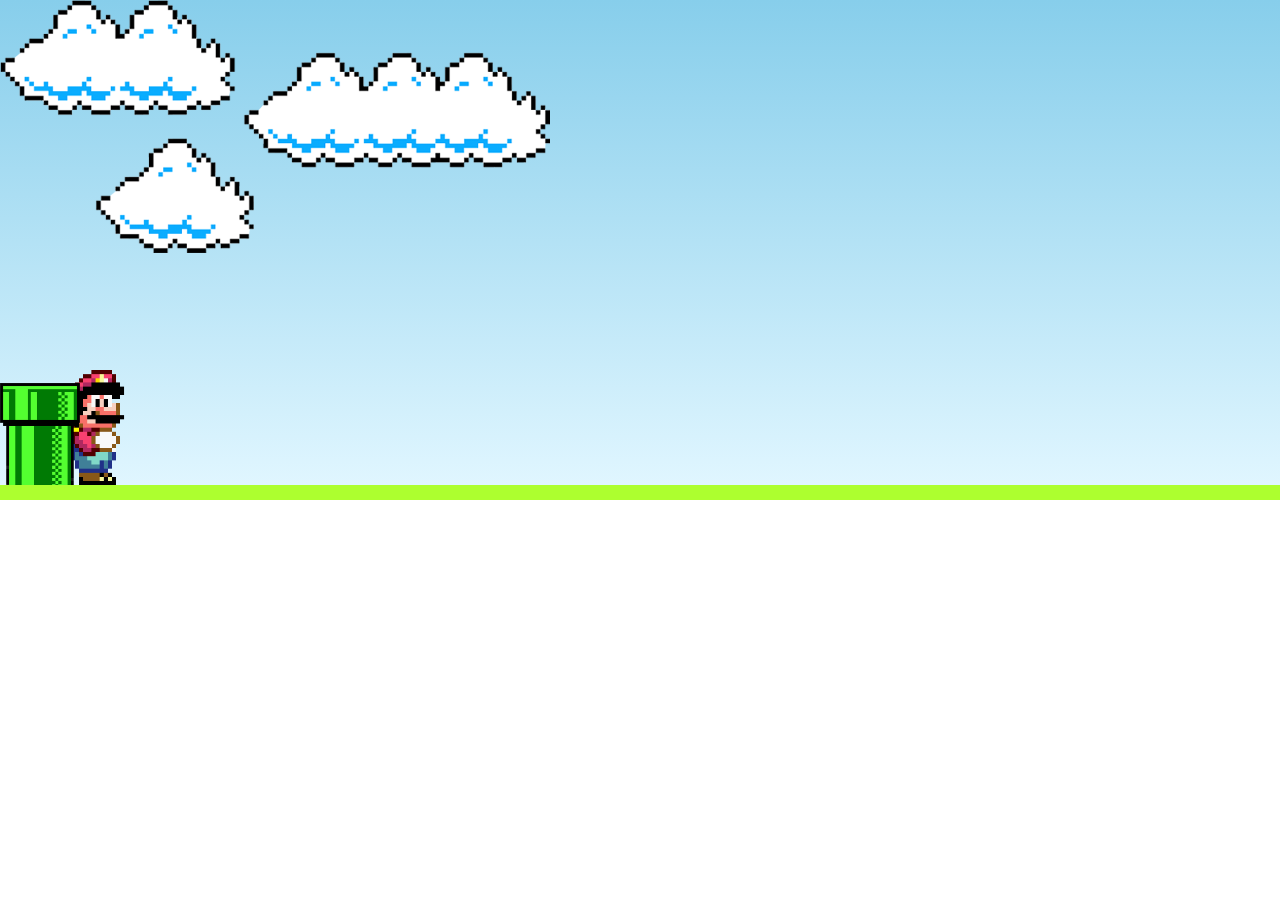
<file: index.html>
<!DOCTYPE html>
<html lang="pt-br">
<head>
    <meta charset="UTF-8">
    <meta http-equiv="X-UA-Compatible" content="IE=edge">

    <link rel="stylesheet" href="./css/style.css">
    <script src="./js/script.js" defer></script>
    <title>Mario Jump</title>
</head>
<body>
    <div class="game-board">
        <img src="imagens/mario.gif" alt="mario" class="mario">
        <img src="imagens/pipe.png" alt="tubo do mario png" class="pipe">
        <img src="imagens/clouds.png" class="clouds">

    </div>
</body>
</html>
</file>
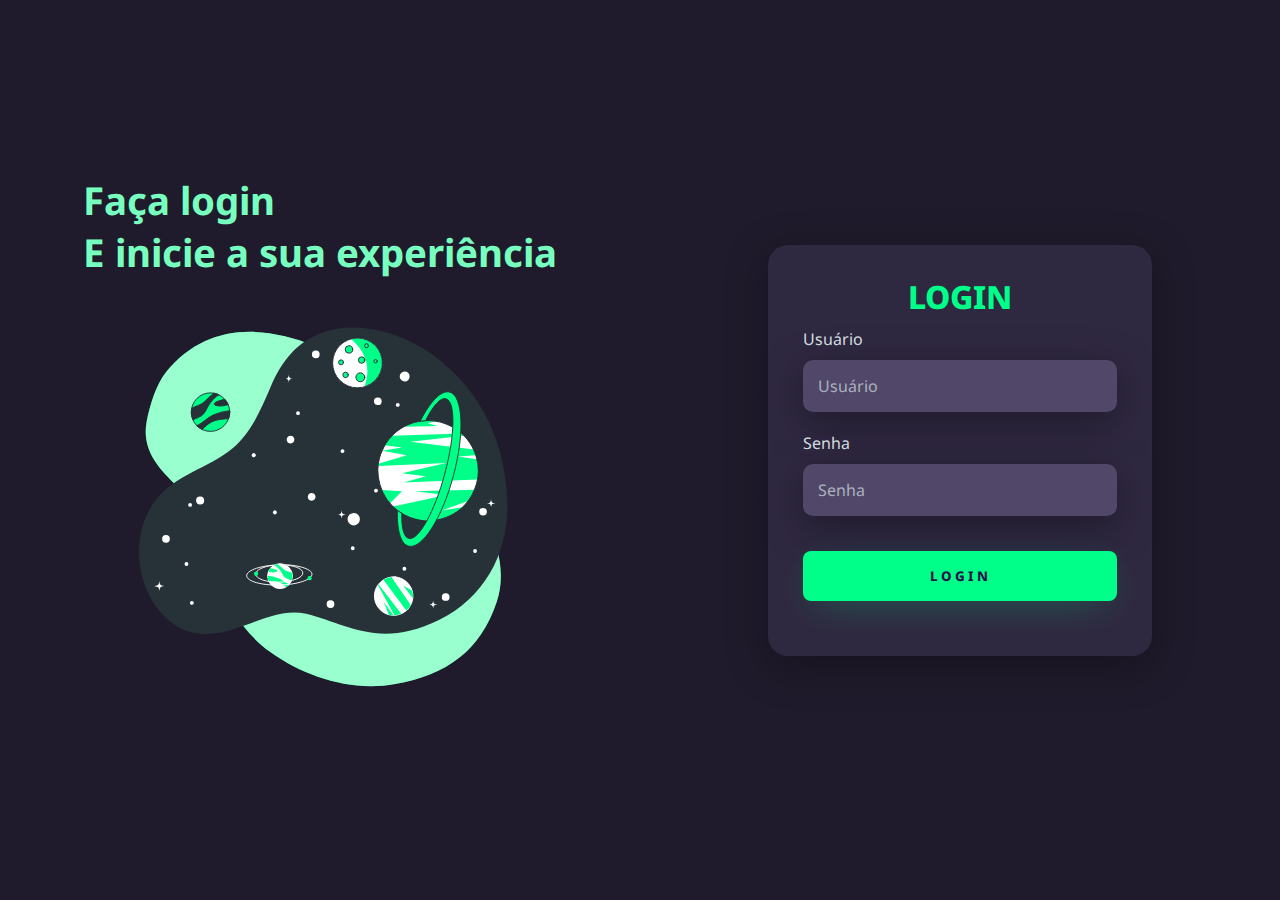
<file: login_dark/index.html>
<!DOCTYPE html>
<html lang="pt-br">
<head>
    <meta name="author" content="">
    <meta name="description" content="Login">
    <meta name="keywords" content="Login,entrar,logar">
    <meta charset="UTF-8">
    <meta http-equiv="X-UA-Compatible" content="IE=edge">
    <meta name="viewport" content="width=device-width, initial-scale=1.0">
    <link rel="stylesheet" href="estilos/estilo.css">
    <title>Login</title>
</head>
<body>
    <form action="" method="POST" autocomplete="on">
        <fieldset>
            <div class="main-login">
                <div class="left-login">
                    <h2>Faça login<br> E inicie a sua experiência</h2>
                    <img src="espaco.svg" class="left-login-image" alt="astronauta animado">
                </div>
                <div class="right-login">
                    <div class="card-login">
                        <legend>
                            <h1>LOGIN</h1>
                        </legend>
                                <div class="text-field">
                                    <label for="iuser">Usuário</label>
                                    <input type="email" name="user" id="iuser" placeholder="Usuário" required autocomplete="email">
                                </div>
                                <div class="text-field">
                                    <label for="isenha">Senha</label>
                                    <input type="password" name="password" id="isenha" placeholder="Senha" required minlength="8">
                                </div>
                                <input type="submit" value="Login" class="btn-login">
                    </div>
                </div>
            </div>
        </fieldset>
    </form>
</body>
</html>
</file>
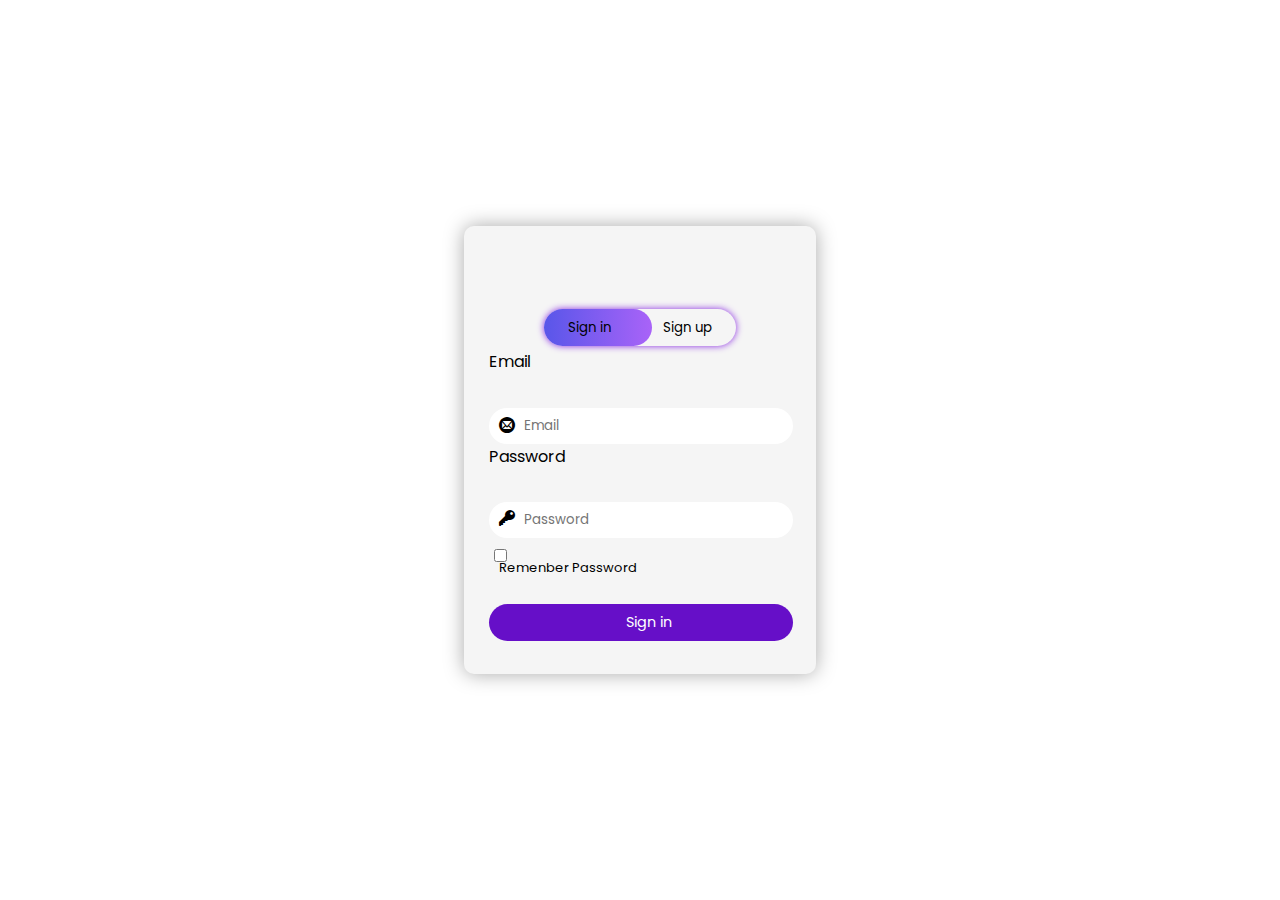
<file: login_will_dev/index.html>
<!DOCTYPE html>
<html lang="pt-br">
<head>
    <meta name="author" content="Canal Youtube: Will Dev">
    <meta name="description" content="Login">
    <meta name="keywords" content="Login,entrar,logar">
    <meta charset="UTF-8">
    <meta http-equiv="X-UA-Compatible" content="IE=edge">
    <meta name="viewport" content="width=device-width, initial-scale=1.0">
    <title>Login</title>
    <link rel="stylesheet" href="estilos.css">
    <link rel="stylesheet" href="icons/style.css">
    <script src="index.js" defer></script>
</head>
<body>
    <div class="container">
        <div class="buttonsForm">
            <div class="btnColor"></div>
            <button id="btnSignin">Sign in</button>
            <button id="btnSignup">Sign up</button>
        </div>
        <form action="" id="signin">
            <fieldset>

                <label for="iemail">Email</label>
                <input type="text" name="" id="iemail" placeholder="Email" required>
                <span class="icon-mail4"></span>

                <label for="ipassword">Password</label>
                <input type="text" name="" id="ipassword" placeholder="Password" required>
                <span class="icon-key"></span>

                <div class="divCheck">
                    <input type="checkbox" name="" id="">
                    <span>Remenber Password</span>
                </div>

                <input type="submit" value="Sign in">

            </fieldset>
        </form>

        <form action="" id="signup">
            <fieldset>

                <label for="iemail">Email</label>
                <input type="text" name="" id="iemail" placeholder="Email" required>
                <span class="icon-mail4"></span>

                <label for="ipassword">Password</label>
                <input type="text" name="" id="ipassword" placeholder="Password" required>
                <span class="icon-key"></span>

                <label for="ipassword">Password</label>
                <input type="text" name="" id="ipassword" placeholder="Password" required>
                <span class="icon-key dois"></span>

                <div class="divCheck">
                    <input type="checkbox" name="" id="">
                    <span>Terms</span>
                </div>

                <input type="submit" value="Sign up">

            </fieldset>
        </form>
    </div>
</body>
</html>
</file>
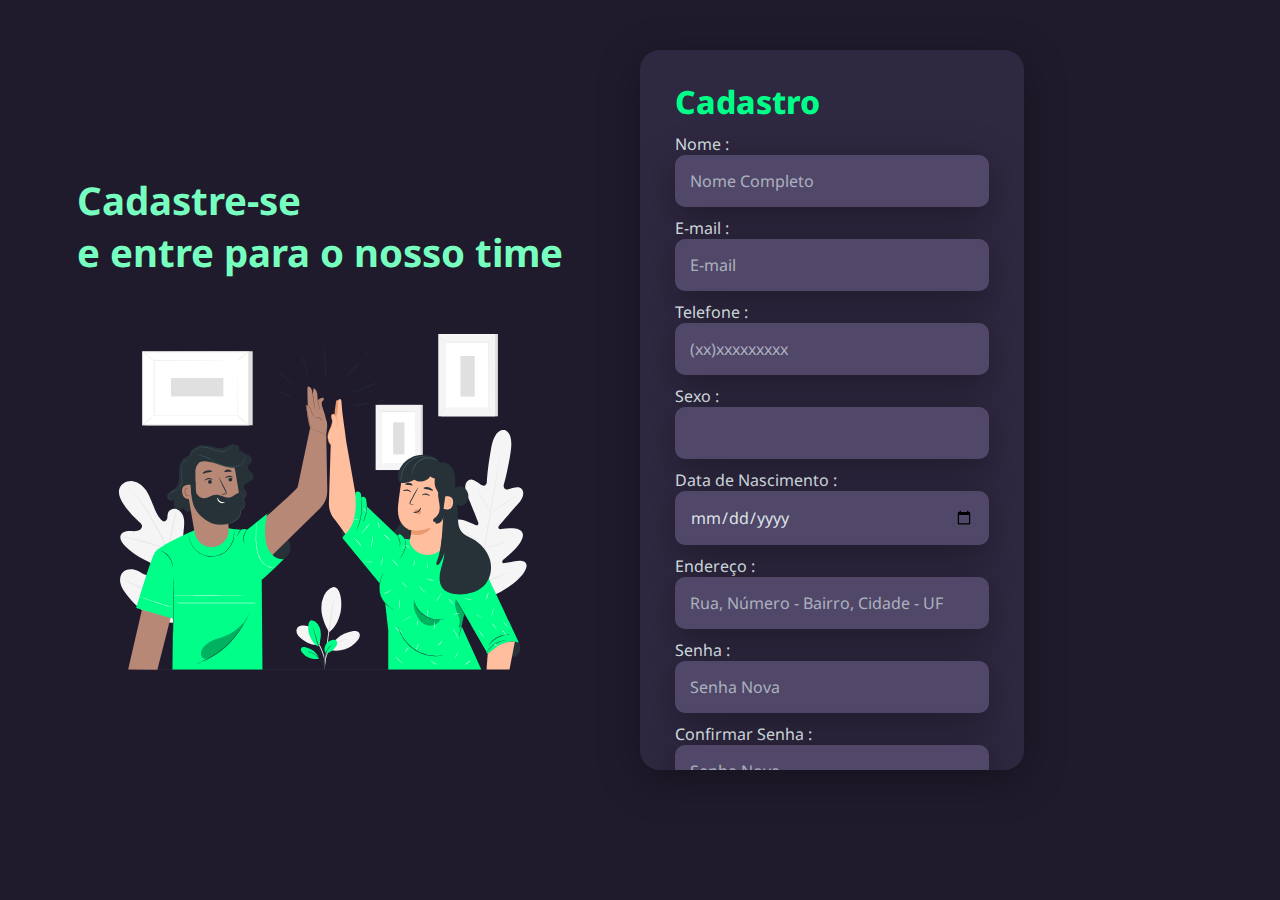
<file: login_dark/cadastro.html>
<!DOCTYPE html>
<html lang="pt-br">
<head>
    <meta name="author" content="">
    <meta name="description" content="Login">
    <meta name="keywords" content="Login,entrar,logar">
    <meta charset="UTF-8">
    <meta http-equiv="X-UA-Compatible" content="IE=edge">
    <meta name="viewport" content="width=device-width, initial-scale=1.0">
    <link rel="stylesheet" href="estilos/cadastro.css">
    <title>Cadastro</title>
</head>
<body>
    <form action="" method="POST" autocomplete="on">
        <fieldset>
            <div class="main-login">
                <div class="left-login">
                    <h2>Cadastre-se<br> e entre para o nosso time</h2>
                    <img src="bateaqui.svg" class="left-login-image" alt="astronauta animado">
                </div>
                <div class="right-login">
                    <div class="card-login">
                        <legend>
                            <h1>Cadastro</h1>
                        </legend>
                                <div class="text-field">
                                    <label for="inome">Nome :</label>
                                    <input type="text" name="nome" id="inome" placeholder="Nome Completo" required autocomplete="name">
                                </div>
                                <div class="text-field">
                                    <label for="iemail">E-mail :</label>
                                    <input type="email" name="email" id="iemail" placeholder="E-mail" required autocomplete="email">
                                </div>
                                <div class="text-field">
                                    <label for="itelefone">Telefone :</label>
                                    <input type="tel" name="tel" id="itelefone" placeholder="(xx)xxxxxxxxx" required maxlength="14" autocomplete="tel" pattern="\([0-9]{2}\)[9]{1}[0-9]{8}">
                                </div>
                                <div class="text-field">
                                    <label for="isexo">Sexo :</label>
                                    <input type="text" name="sexo" id="sexoid" list="isexo">
                                    <datalist id="isexo">
                                        <option value="Feminino"></option>
                                        <option value="Masculino"></option>
                                        <option value="Não dizer"></option>
                                        <option value="Outro"></option>
                                    </datalist>
                                </div>
                                <div class="text-field">
                                    <label for="idata">Data de Nascimento :</label>
                                    <input type="date" name="data" id="idata" required autocomplete="bday-day">
                                </div>
                                <div class="text-field">
                                    <label for="iendereco">Endereço :</label>
                                    <input type="text" name="endereco" id="iendereco" placeholder="Rua, Número - Bairro, Cidade - UF" required autocomplete="address-level1">
                                </div>
                                <div class="text-field">
                                    <label for="isenha">Senha :</label>
                                    <input type="password" name="senha" id="isenha" placeholder="Senha Nova" required minlength="8">
                                </div>
                                <div class="text-field">
                                    <label for="iconfimar">Confirmar Senha :</label>
                                    <input type="password" name="confirmar" id="iconfirmar" placeholder="Senha Nova" required autocomplete="new-password" minlength="8">
                                </div>
                                <input type="submit" value="Enviar" class="btn-login">
                    </div>
                </div>
            </div>
        </fieldset>
    </form>
</body>
</html>
</file>
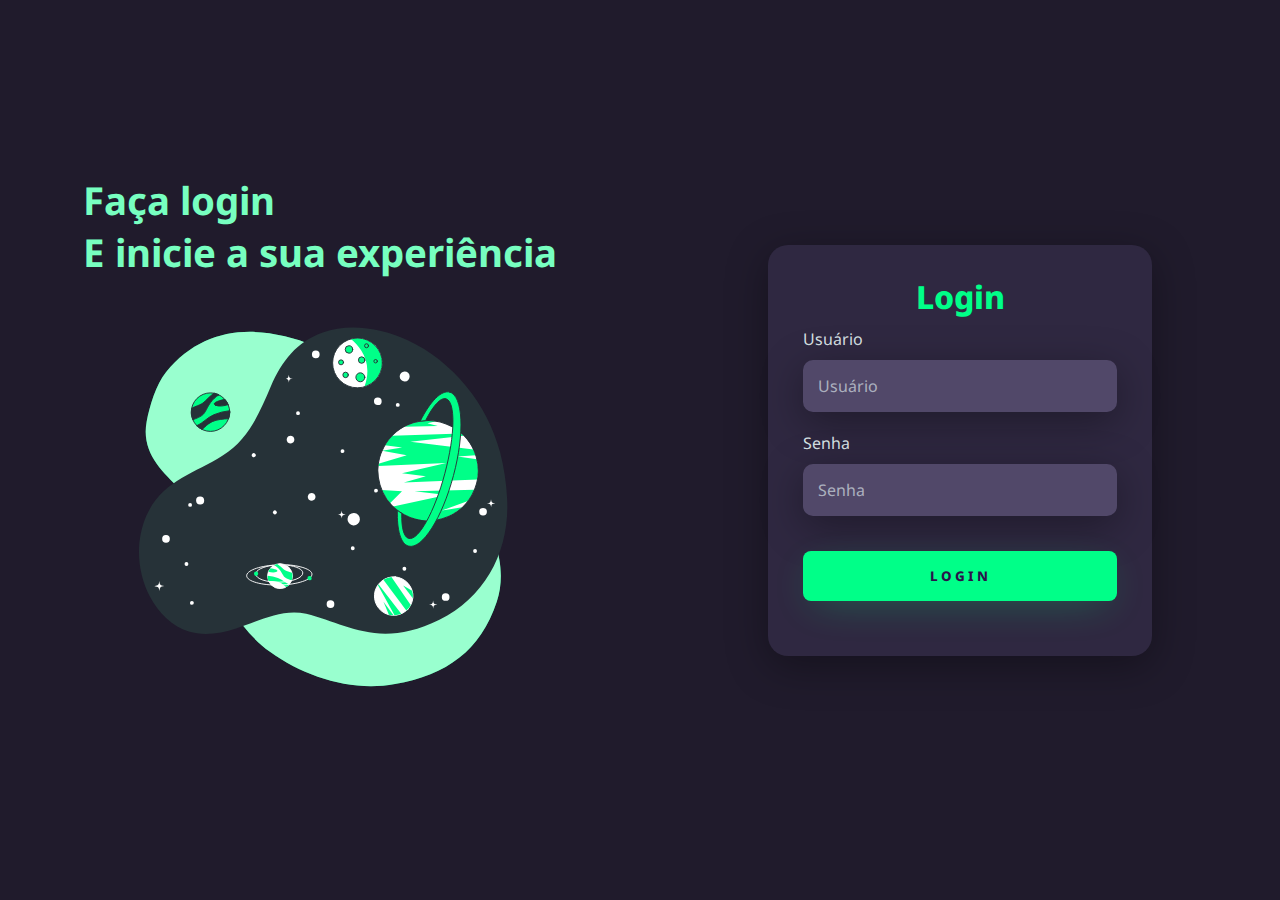
<file: login_dark/login.html>
<!DOCTYPE html>
<html lang="pt-br">
<head>
    <meta name="author" content="">
    <meta name="description" content="Login">
    <meta name="keywords" content="Login,entrar,logar">
    <meta charset="UTF-8">
    <meta http-equiv="X-UA-Compatible" content="IE=edge">
    <meta name="viewport" content="width=device-width, initial-scale=1.0">
    <link rel="stylesheet" href="estilos/estilo.css">
    <title>Login</title>
</head>
<body>
    <form action="" method="POST" autocomplete="on">
        <fieldset>
            <div class="main-login">
                <div class="left-login">
                    <h2>Faça login<br> E inicie a sua experiência</h2>
                    <img src="espaco.svg" class="left-login-image" alt="astronauta animado">
                </div>
                <div class="right-login">
                    <div class="card-login">
                        <legend>
                            <h1>Login</h1>
                        </legend>
                                <div class="text-field">
                                    <label for="iuser">Usuário</label>
                                    <input type="email" name="user" id="iuser" placeholder="Usuário" required autocomplete="email">
                                </div>
                                <div class="text-field">
                                    <label for="isenha">Senha</label>
                                    <input type="password" name="password" id="isenha" placeholder="Senha" required minlength="8">
                                </div>
                                <input type="submit" value="Login" class="btn-login">
                    </div>
                </div>
            </div>
        </fieldset>
    </form>
</body>
</html>
</file>
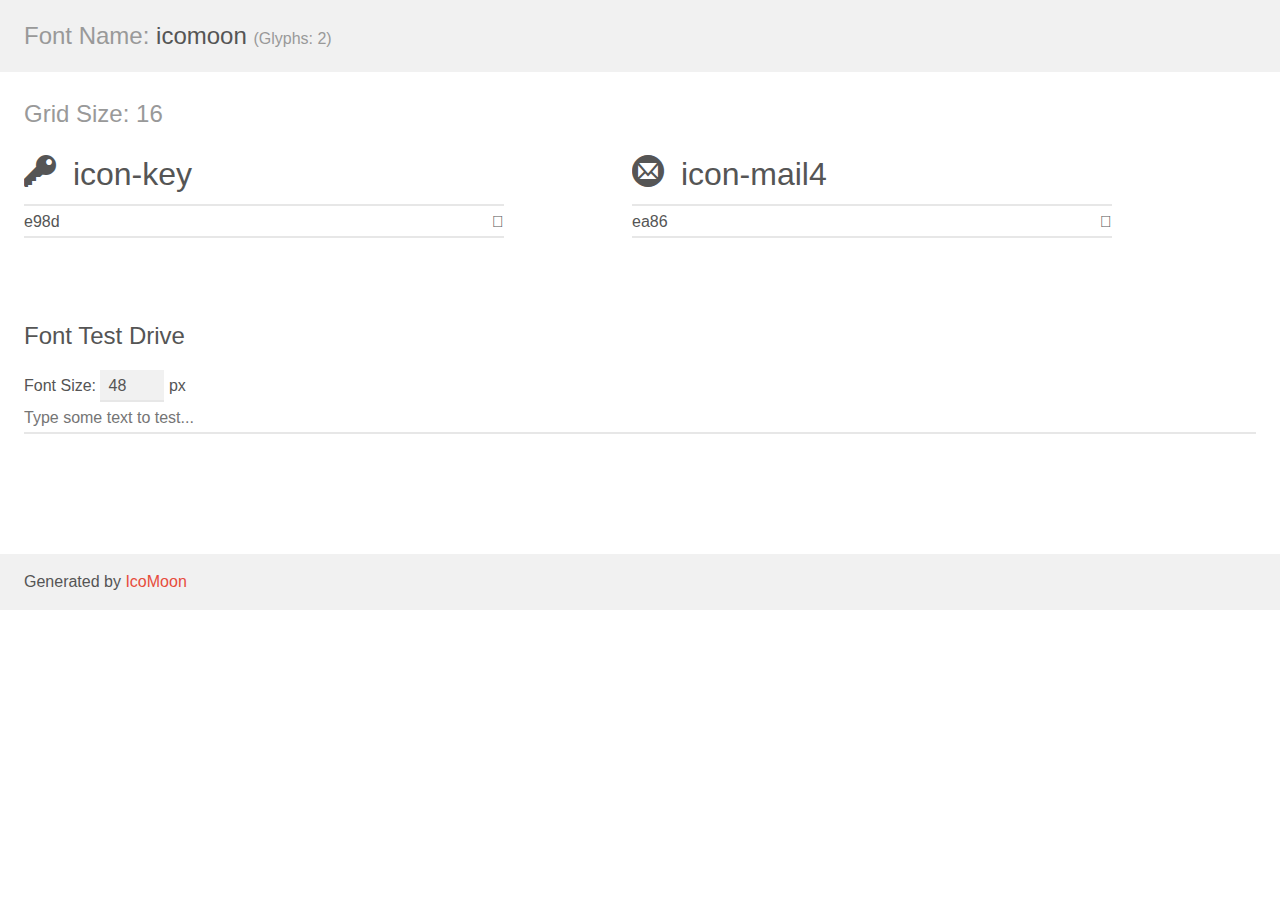
<file: login_will_dev/icons/demo.html>
<!doctype html>
<html>
<head>
    <meta charset="utf-8">
    <title>IcoMoon Demo</title>
    <meta name="description" content="An Icon Font Generated By IcoMoon.io">
    <meta name="viewport" content="width=device-width, initial-scale=1">
    <link rel="stylesheet" href="demo-files/demo.css">
    <link rel="stylesheet" href="style.css"></head>
<body>
    <div class="bgc1 clearfix">
        <h1 class="mhmm mvm"><span class="fgc1">Font Name:</span> icomoon <small class="fgc1">(Glyphs:&nbsp;2)</small></h1>
    </div>
    <div class="clearfix mhl ptl">
        <h1 class="mvm mtn fgc1">Grid Size: 16</h1>
        <div class="glyph fs1">
            <div class="clearfix bshadow0 pbs">
                <span class="icon-key"></span>
                <span class="mls"> icon-key</span>
            </div>
            <fieldset class="fs0 size1of1 clearfix hidden-false">
                <input type="text" readonly value="e98d" class="unit size1of2" />
                <input type="text" maxlength="1" readonly value="&#xe98d;" class="unitRight size1of2 talign-right" />
            </fieldset>
            <div class="fs0 bshadow0 clearfix hidden-true">
                <span class="unit pvs fgc1">liga: </span>
                <input type="text" readonly value="key, password" class="liga unitRight" />
            </div>
        </div>
        <div class="glyph fs1">
            <div class="clearfix bshadow0 pbs">
                <span class="icon-mail4"></span>
                <span class="mls"> icon-mail4</span>
            </div>
            <fieldset class="fs0 size1of1 clearfix hidden-false">
                <input type="text" readonly value="ea86" class="unit size1of2" />
                <input type="text" maxlength="1" readonly value="&#xea86;" class="unitRight size1of2 talign-right" />
            </fieldset>
            <div class="fs0 bshadow0 clearfix hidden-true">
                <span class="unit pvs fgc1">liga: </span>
                <input type="text" readonly value="mail5, contact5" class="liga unitRight" />
            </div>
        </div>
    </div>

    <!--[if gt IE 8]><!-->
    <div class="mhl clearfix mbl">
        <h1>Font Test Drive</h1>
        <label>
            Font Size: <input id="fontSize" type="number" class="textbox0 mbm"
            min="8" value="48" />
            px
        </label>
        <input id="testText" type="text" class="phl size1of1 mvl"
        placeholder="Type some text to test..." value=""/>
        <div id="testDrive" class="icon-" style="font-family: icomoon">&nbsp;
        </div>
    </div>
    <!--<![endif]-->
    <div class="bgc1 clearfix">
        <p class="mhl">Generated by <a href="https://icomoon.io/app">IcoMoon</a></p>
    </div>

    <script src="demo-files/demo.js"></script>
</body>
</html>
</file>
<file: css/style.css>
*{
    margin: 0px;
    padding: 0px;
    box-sizing: border-box;
}

.game-board{
    width: 100%;
    height: 500px;
    border-bottom: 15px solid greenyellow;
    margin: 0 auto;
    position: relative;
    overflow: hidden;
    background: linear-gradient(#87CEEB, #E0F6FF);
}

.pipe{
    position: absolute;
    bottom: 0;
    width: 80px;
    animation: pipe-animation 1.5s infinite linear;
}

.mario{
    width: 150px;
    position: absolute;
    bottom: 0;
}

.jump{
    animation: jump 500ms ease-out;
}

.clouds{
    width: 550px;
    position: absolute;
    animation: clouds 20s infinite linear;
}

@keyframes pipe-animation{
    from{
        right: -80px;
    }
    to{
        right: 100%;
    }
}

@keyframes jump{
    /*INÍCIO*/
    0%{
        bottom: 0;
    }
    /*MEIO*/
    40%{
       bottom: 180px; 
    }
    /*MEIO*/
    50%{
        bottom: 180px; 
     }
     /*MEIO*/
    60%{
        bottom: 180px; 
     }
    /*FIM*/
    100%{
        bottom: 0;
    }
}

@keyframes clouds{
    0%{
        right: -550;
    }
    100%{
        right: 100%;
    }
}
</file>
<file: login_dark/estilos/estilo.css>
@charset "UTF-8";

@import url('https://fonts.googleapis.com/css2?family=Noto+Sans:wght@400;700&display=swap');

*{
    padding: 0;
    margin: 0;
    box-sizing: border-box;
    font-family: 'Noto Sans',system-ui, -apple-system, BlinkMacSystemFont, 'Segoe UI', Roboto, Oxygen, Ubuntu, Cantarell, 'Open Sans', 'Helvetica Neue', sans-serif;

    /*Cores*/
    --fundo-1:#201b2c;
    --fundo-2:#2f2841;
    --fundo-3:#514869;
    --fonte:#77ffc0;
    --fonte-2:#00ff88;
    --fonte-3:#f0ffffde;
    --fonte-4:#2b134b;
    --sombra:#00000056;
    --sombra-2:#00ff8052;
    --placeholder:#f0ffff94;
}

.main-login{
    width: 100vw;
    height: 100vh;
    background-color: var(--fundo-1);
    display: flex;
    justify-content: center;
    align-items: center;
}

.left-login{
    width: 50vw;
    height: 100vh;
    display: flex;
    justify-content: center;
    align-items: center;
    flex-direction: column;
}

.left-login-image{
    width: 35vw;

}

.left-login h2{
    color: var(--fonte);
    font-size: 3vw;
}

.right-login{
    width: 50vw;
    height: 100vh;
    display: flex;
    justify-content: center;
    align-items: center;
}

.card-login{
    width: 60%;
    display: flex;
    justify-content: center;
    align-items: center;
    flex-direction: column;
    padding: 30px 35px;
    background-color: var(--fundo-2);
    border-radius: 20px;
    box-shadow: 0px 10px 40px var(--sombra);
}

.card-login h1{
    color: var(--fonte-2);
    font-weight: 800;
}

.text-field{
    width: 100%;
    display: flex;
    flex-direction: column;
    align-items: flex-start;
    justify-content: center;
    margin: 10px 0px;
}

fieldset{
    border: none;
}

.text-field input{
    width: 100%;
    border: none;
    border-radius: 10px;
    padding: 15px;
    background-color: var(--fundo-3);
    color: var(--fonte-3);
    font-size: 12pt;
    box-shadow: 0px 10px 40px var(--sombra);
    outline: none;
    box-sizing: border-box;
}

.text-field label{
    color: var(--fonte-3);
    margin-bottom: 10px;
}

.text-field input::placeholder{
    color: var(--placeholder);
}

.btn-login{
    width: 100%;
    padding: 16px 0px;
    margin: 25px;
    border: none;
    border-radius: 8px;
    outline: none;
    text-transform: uppercase;
    font-weight: 800;
    letter-spacing: 3px;
    color: var(--fonte-4);
    background-color: var(--fonte-2);
    cursor: pointer;
    box-shadow: 0px 10px 40px -12px var(--sombra-2);
}

@media only screen and (max-width: 950px){
    .card-login{
        width: 85%;

    }
}

@media only screen and (max-width: 600px){
    .main-login{
        flex-direction: column;
    }

    .left-login h2{
        display: none;
    }

    .left-login{
        width: 100%;
        height: auto;
    }

    .right-login{
        width: 100%;
        height: auto;
    }

    .left-login-image{
        width: 50vw;
    }

    .card-login{
        width: 90%;
    }
}

legend[class="text-field"]{
    color: var(--fonte-3);
    margin-bottom: 10px;
}
</file>
<file: login_will_dev/estilos.css>
@charset "UTF-8";

@import url('https://fonts.googleapis.com/css2?family=Poppins&display=swap');

*{
    margin: 0;
    padding: 0;
    box-sizing: border-box;
    font-family: 'poppins', sans-serif;
}

body{
    width: 100vw;
    height: 100vh;
    display: flex;
    align-items: center;
    justify-content: center;
}

.container{
    background-color: whitesmoke;
    padding: 2.7em;
    width: 22em;
    height: 28em;
    display: flex;
    flex-direction: column;
    align-items: center;
    position: relative;
    overflow: hidden;
    border-radius: 10px;
    box-shadow: 0px 0px 20px darkgray;
}

form{
    position: absolute;
    margin-top: 5em;
    transition: .5s;
    width: 19em;
    height: 25em;
}

.buttonsForm{
    margin-top: 2.5em;
    position: relative;
    border-radius: 1.875em;
    box-shadow: 0px 0px 7px 0px blueviolet;
}

.buttonsForm button{
    cursor: pointer;
    background-color: transparent;
    border: none;
    position: relative;
    padding: .625em 1.812em;
}

.btnColor{
    position: absolute;
    width: 108px;
    height: 100%;
    background: linear-gradient(to right, #5956e9, #a963f8);
    border-radius: 30px;
    transition: .3s;
}

input[type="text"], input[type="password"]{
    border: none;
    margin-top: 2.5em;
    border-radius: 6.75em;
    padding: 8px 0 8px 35px;
    outline: none;
    width: 100%;
}

input[type="submit"]{
    background-color: #660fc8;
    color: white;
    border-radius: 30px;
    width: 100%;
    border: none;
    outline: none;
    padding: 8px 0px 8px 15px;
    font-size: 0.9em;
    margin-top: 2.5em;
    cursor: pointer;
}

fieldset{
    border: none;
}

.divCheck{
    margin: 10px 0 0 5px;
    width: 80%;
    font-size: 13px;
}

#signin{
    left: 25px;
}

#signup{
    left: 450px;
}

span{
    position: absolute;
    left: 0px;
    padding: 10px 10px;
}

.icon-mail4{
    top: 58px;
}

.icon-key{
    top: 151px;
}

.dois{
    top: 251.5px;
}
</file>
<file: login_will_dev/icons/style.css>
@font-face {
  font-family: 'icomoon';
  src:  url('fonts/icomoon.eot?4o7r5x');
  src:  url('fonts/icomoon.eot?4o7r5x#iefix') format('embedded-opentype'),
    url('fonts/icomoon.ttf?4o7r5x') format('truetype'),
    url('fonts/icomoon.woff?4o7r5x') format('woff'),
    url('fonts/icomoon.svg?4o7r5x#icomoon') format('svg');
  font-weight: normal;
  font-style: normal;
  font-display: block;
}

[class^="icon-"], [class*=" icon-"] {
  /* use !important to prevent issues with browser extensions that change fonts */
  font-family: 'icomoon' !important;
  speak: never;
  font-style: normal;
  font-weight: normal;
  font-variant: normal;
  text-transform: none;
  line-height: 1;

  /* Better Font Rendering =========== */
  -webkit-font-smoothing: antialiased;
  -moz-osx-font-smoothing: grayscale;
}

.icon-key:before {
  content: "\e98d";
}
.icon-mail4:before {
  content: "\ea86";
}
</file>
<file: login_dark/estilos/cadastro.css>
@charset "UTF-8";

@import url('https://fonts.googleapis.com/css2?family=Noto+Sans:wght@400;700&display=swap');

*{
    padding: 0;
    margin: 0;
    box-sizing: border-box;
    font-family: 'Noto Sans',system-ui, -apple-system, BlinkMacSystemFont, 'Segoe UI', Roboto, Oxygen, Ubuntu, Cantarell, 'Open Sans', 'Helvetica Neue', sans-serif;

    /*Cores*/
    --fundo-1:#201b2c;
    --fundo-2:#2f2841;
    --fundo-3:#514869;
    --fonte:#77ffc0;
    --fonte-2:#00ff88;
    --fonte-3:#f0ffffde;
    --fonte-4:#2b134b;
    --sombra:#00000056;
    --sombra-2:#00ff8052;
    --placeholder:#f0ffff94;
}

.main-login{
    width: 100vw;
    height: 100vh;
    background-color: var(--fundo-1);
    display: flex;
    justify-content: center;
    align-items: center;
}

.left-login{
    width: 50vw;
    height: 100vh;
    display: flex;
    justify-content: center;
    align-items: center;
    flex-direction: column;
}

.left-login-image{
    width: 35vw;

}

.left-login h2{
    color: var(--fonte);
    font-size: 3vw;
}

.right-login{
    width: 50vw;
    height: 100vh;
    position: relative;
}

.card-login{
    width: 60%;
    height: 80%;
    padding: 30px 35px;
    background-color: var(--fundo-2);
    border-radius: 20px;
    box-shadow: 0px 10px 40px var(--sombra);
    position: absolute;
    top: 50px;
    overflow-y: scroll;
    overflow-x: hidden;
}

.card-login h1{
    color: var(--fonte-2);
    font-weight: 800;
}

.text-field{
    width: 100%;
    margin: 10px 0px;
}

fieldset{
    border: none;
}

.text-field input{
    width: 100%;
    border: none;
    border-radius: 10px;
    padding: 15px;
    background-color: var(--fundo-3);
    color: var(--fonte-3);
    font-size: 12pt;
    box-shadow: 0px 10px 40px var(--sombra);
    outline: none;
    box-sizing: border-box;
}

.text-field label{
    color: var(--fonte-3);
    margin-bottom: 10px;
}

.text-field input::placeholder{
    color: var(--placeholder);
}

.btn-login{
    width: 100%;
    padding: 16px 0px;
    margin-top: 25px;
    border: none;
    border-radius: 8px;
    outline: none;
    text-transform: uppercase;
    font-weight: 800;
    letter-spacing: 3px;
    color: var(--fonte-4);
    background-color: var(--fonte-2);
    cursor: pointer;
    box-shadow: 0px 10px 40px -12px var(--sombra-2);
}

@media only screen and (max-width: 950px){
    .card-login{
        width: 85%;

    }
}

@media only screen and (max-width: 600px){
    .main-login{
        flex-direction: column;
    }

    .left-login h2{
        display: none;
    }

    .left-login{
        width: 100%;
        height: auto;
    }

    .right-login{
        width: 100%;
        height: auto;
    }

    .left-login-image{
        width: 50vw;
    }

    .card-login{
        width: 90%;
    }
}

legend[class="text-field"]{
    color: var(--fonte-3);
    margin-bottom: 10px;
}
</file>
<file: login_will_dev/icons/demo-files/demo.css>
body {
  padding: 0;
  margin: 0;
  font-family: sans-serif;
  font-size: 1em;
  line-height: 1.5;
  color: #555;
  background: #fff;
}
h1 {
  font-size: 1.5em;
  font-weight: normal;
}
small {
  font-size: .66666667em;
}
a {
  color: #e74c3c;
  text-decoration: none;
}
a:hover, a:focus {
  box-shadow: 0 1px #e74c3c;
}
.bshadow0, input {
  box-shadow: inset 0 -2px #e7e7e7;
}
input:hover {
  box-shadow: inset 0 -2px #ccc;
}
input, fieldset {
  font-family: sans-serif;
  font-size: 1em;
  margin: 0;
  padding: 0;
  border: 0;
}
input {
  color: inherit;
  line-height: 1.5;
  height: 1.5em;
  padding: .25em 0;
}
input:focus {
  outline: none;
  box-shadow: inset 0 -2px #449fdb;
}
.glyph {
  font-size: 16px;
  width: 15em;
  padding-bottom: 1em;
  margin-right: 4em;
  margin-bottom: 1em;
  float: left;
  overflow: hidden;
}
.liga {
  width: 80%;
  width: calc(100% - 2.5em);
}
.talign-right {
  text-align: right;
}
.talign-center {
  text-align: center;
}
.bgc1 {
  background: #f1f1f1;
}
.fgc1 {
  color: #999;
}
.fgc0 {
  color: #000;
}
p {
  margin-top: 1em;
  margin-bottom: 1em;
}
.mvm {
  margin-top: .75em;
  margin-bottom: .75em;
}
.mtn {
  margin-top: 0;
}
.mtl, .mal {
  margin-top: 1.5em;
}
.mbl, .mal {
  margin-bottom: 1.5em;
}
.mal, .mhl {
  margin-left: 1.5em;
  margin-right: 1.5em;
}
.mhmm {
  margin-left: 1em;
  margin-right: 1em;
}
.mls {
  margin-left: .25em;
}
.ptl {
  padding-top: 1.5em;
}
.pbs, .pvs {
  padding-bottom: .25em;
}
.pvs, .pts {
  padding-top: .25em;
}
.unit {
  float: left;
}
.unitRight {
  float: right;
}
.size1of2 {
  width: 50%;
}
.size1of1 {
  width: 100%;
}
.clearfix:before, .clearfix:after {
  content: " ";
  display: table;
}
.clearfix:after {
  clear: both;
}
.hidden-true {
  display: none;
}
.textbox0 {
  width: 3em;
  background: #f1f1f1;
  padding: .25em .5em;
  line-height: 1.5;
  height: 1.5em;
}
#testDrive {
  display: block;
  padding-top: 24px;
  line-height: 1.5;
}
.fs0 {
  font-size: 16px;
}
.fs1 {
  font-size: 32px;
}
</file>
